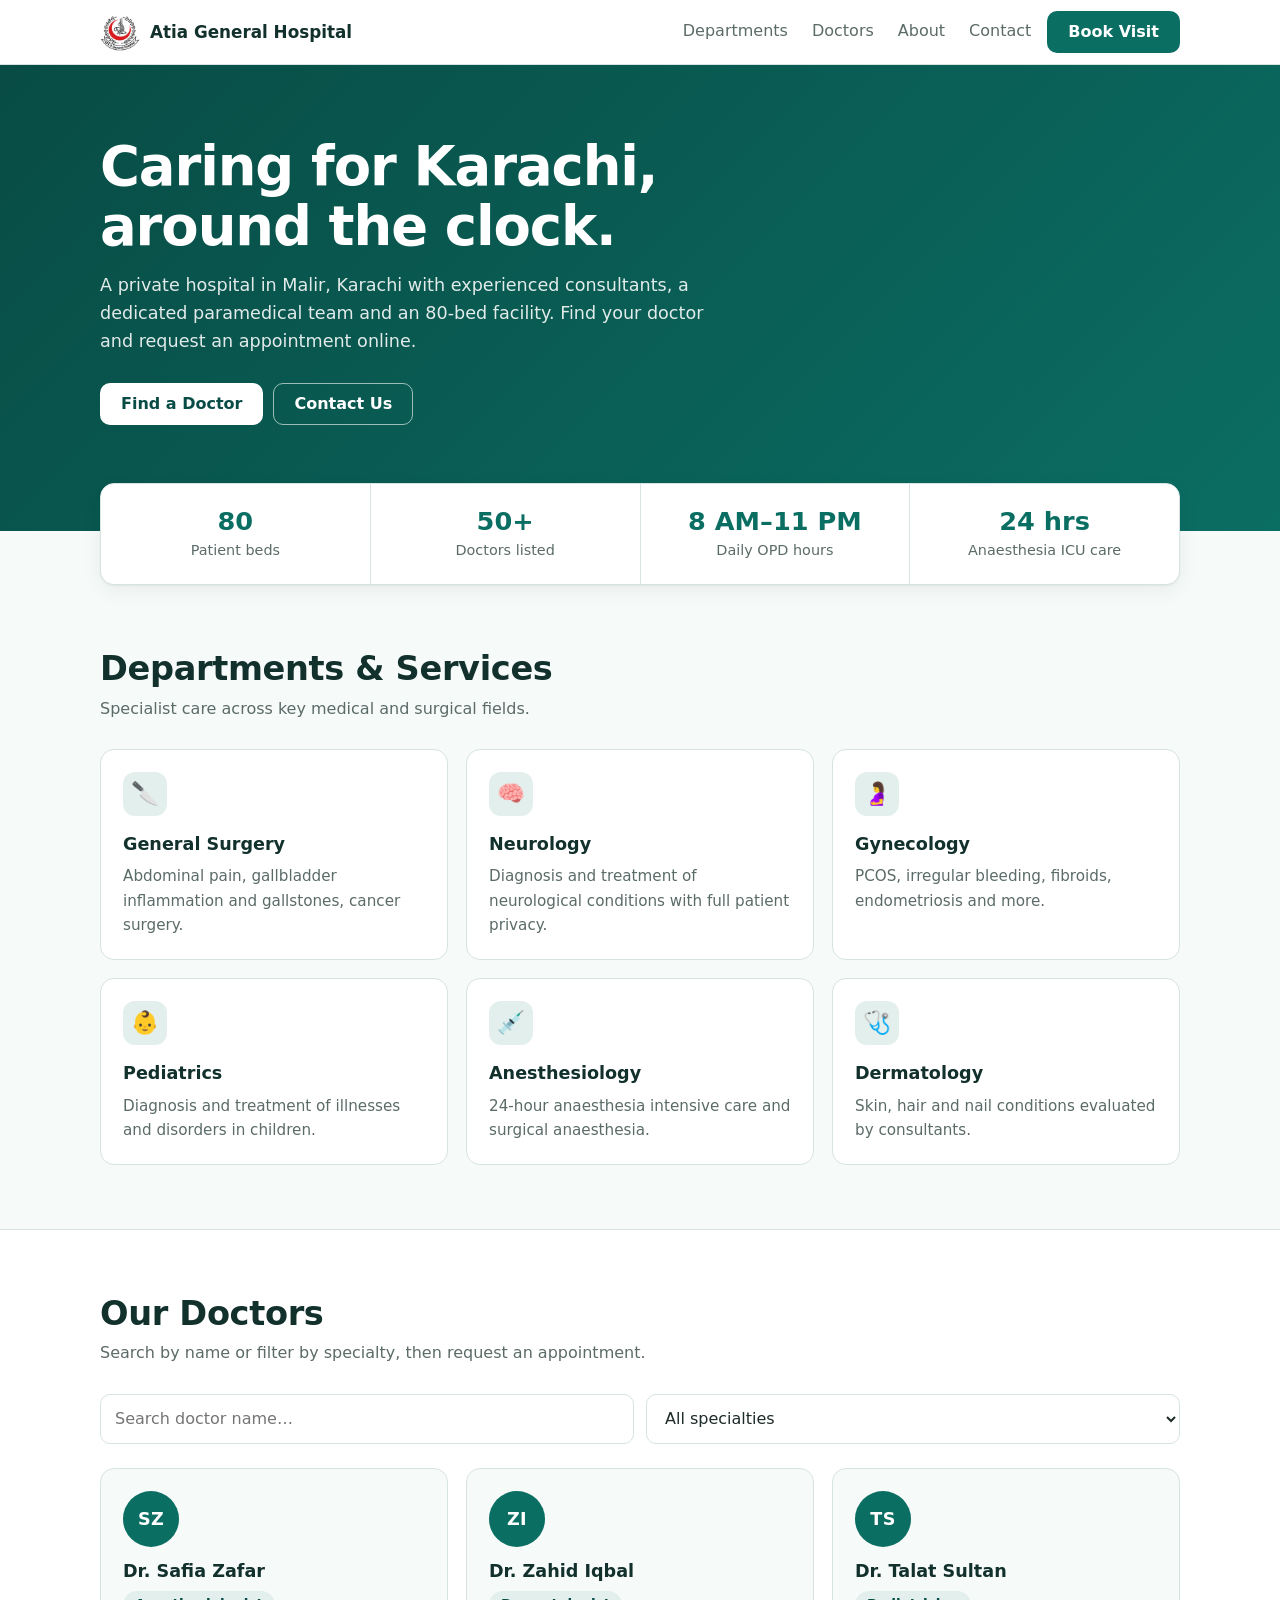
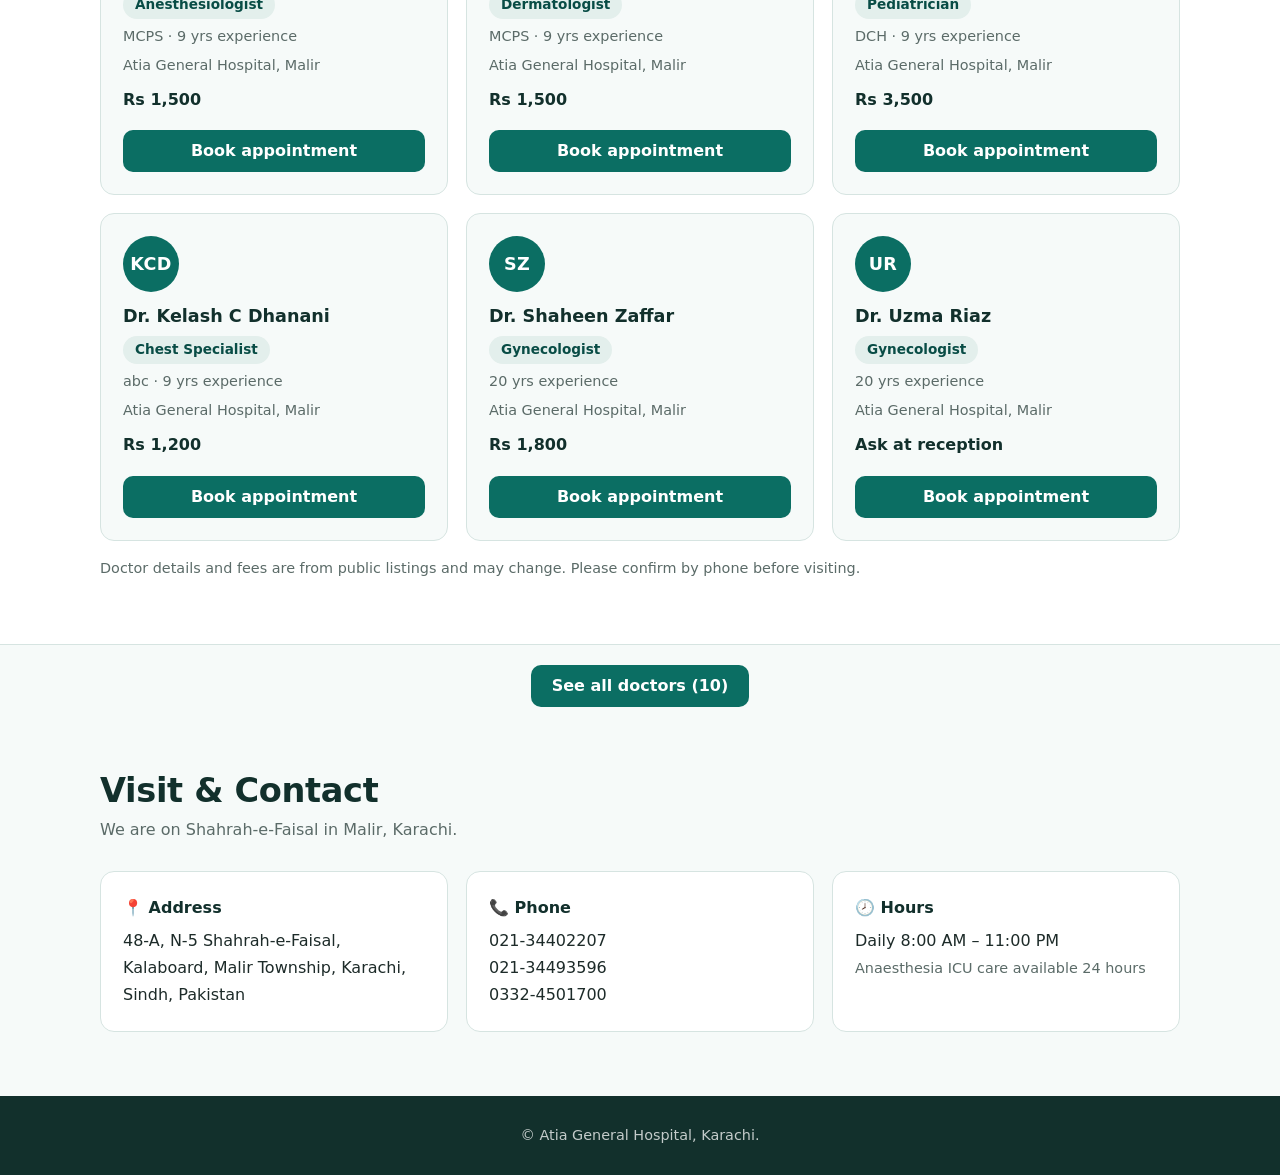
<file: index.html>
<!DOCTYPE html>
<html lang="en">

<head>
  <meta charset="utf-8">
  <meta name="viewport" content="width=device-width, initial-scale=1, viewport-fit=cover">
  <title>Atia General Hospital – Karachi</title>
  <link rel="stylesheet" href="style.css">


  <style>

  </style>
</head>

<body>
  <header>
    <div class="wrap">
      <nav>
        <div class="logo"><img src="images (1).jpg" alt="Atia General Hospital logo"> Atia General Hospital</div>
        <div class="links">
          <a class="l" href="#departments">Departments</a>
          <a class="l" href="#doctors">Doctors</a>
          <a class="l" href="about.html">About</a>
          <a class="l" href="#contact">Contact</a></div>
        <a class="btn p" href="#doctors">Book Visit</a>
      </nav>
    </div>
  </header>

  <div class="hero">
    <div class="wrap">
      <h1>Caring for Karachi, around the clock.</h1>
      <p>A private hospital in Malir, Karachi with experienced consultants, a dedicated paramedical team and an 80-bed
        facility. Find your doctor and request an appointment online.</p>
      <a class="btn" href="#doctors">Find a Doctor</a><a class="btn o" href="#contact">Contact Us</a>
    </div>
  </div>

  <div class="wrap">
    <div class="stats">
      <div class="stat"><b>80</b><small>Patient beds</small></div>
      <div class="stat"><b>50+</b><small>Doctors listed</small></div>
      <div class="stat"><b>8 AM–11 PM</b><small>Daily OPD hours</small></div>
      <div class="stat"><b>24 hrs</b><small>Anaesthesia ICU care</small></div>
    </div>
  </div>

  <section id="departments">
    <div class="wrap">
      <h2>Departments &amp; Services</h2>
      <p class="sub">Specialist care across key medical and surgical fields.</p>
      <div class="grid">
        <div class="card">
          <div class="ico">🔪</div>
          <h3>General Surgery</h3>
          <p>Abdominal pain, gallbladder inflammation and gallstones, cancer surgery.</p>
        </div>
        <div class="card">
          <div class="ico">🧠</div>
          <h3>Neurology</h3>
          <p>Diagnosis and treatment of neurological conditions with full patient privacy.</p>
        </div>
        <div class="card">
          <div class="ico">🤰</div>
          <h3>Gynecology</h3>
          <p>PCOS, irregular bleeding, fibroids, endometriosis and more.</p>
        </div>
        <div class="card">
          <div class="ico">👶</div>
          <h3>Pediatrics</h3>
          <p>Diagnosis and treatment of illnesses and disorders in children.</p>
        </div>
        <div class="card">
          <div class="ico">💉</div>
          <h3>Anesthesiology</h3>
          <p>24-hour anaesthesia intensive care and surgical anaesthesia.</p>
        </div>
        <div class="card">
          <div class="ico">🩺</div>
          <h3>Dermatology</h3>
          <p>Skin, hair and nail conditions evaluated by consultants.</p>
        </div>
      </div>
    </div>
  </section>

  <section id="doctors">
    <div class="wrap">
      <h2>Our Doctors</h2>
      <p class="sub">Search by name or filter by specialty, then request an appointment.</p>
      <div class="tools">
        <input id="q" type="search" placeholder="Search doctor name…" aria-label="Search doctors">
        <select id="sp" aria-label="Specialty">
          <option value="">All specialties</option>
        </select>
      </div>
      <div class="grid" id="list"></div>
      <p class="meta" id="empty" hidden>No doctors match your search.</p>
      <p class="meta" style="margin-top:16px">Doctor details and fees are from public listings and may change. Please
        confirm by phone before visiting.</p>
    </div>
  </section>

  <div class="grid" id="list"></div>
  <div style="text-align:center;margin-top:20px">
    <button class="btn p" id="more" style="display:none">See all doctors</button>
  </div>
  <p class="meta" id="empty" hidden>No doctors match your search.</p>

  <section id="contact">
    <div class="wrap">
      <h2>Visit &amp; Contact</h2>
      <p class="sub">We are on Shahrah-e-Faisal in Malir, Karachi.</p>
      <div class="contact">
        <div class="card"><b>📍 Address</b>48-A, N-5 Shahrah-e-Faisal, Kalaboard, Malir Township, Karachi, Sindh,
          Pakistan</div>
        <div class="card"><b>📞 Phone</b>021-34402207<br>021-34493596<br>0332-4501700</div>
        <div class="card"><b>🕗 Hours</b>Daily 8:00 AM – 11:00 PM<br><span class="meta">Anaesthesia ICU care available
            24 hours</span></div>
      </div>
    </div>
  </section>

  <footer>
    <div class="wrap" style="text-align:center">© Atia General Hospital, Karachi. </div>
  </footer>

  <dialog id="dlg">
    <h3 style="margin:0">Request appointment</h3>
    <p class="meta" id="dn" style="margin:4px 0 0"></p>
    <label for="pn">Patient name</label><input id="pn">
    <label for="ph">Phone number</label><input id="ph" type="tel">
    <label for="dt">Preferred date</label><input id="dt" type="date">
    <label for="nt">Reason (optional)</label><textarea id="nt" rows="2"></textarea>
    <div id="msg"></div>
    <div class="row"><button class="btn" style="background:var(--accent);color:var(--text)"
        id="cx">Close</button><button class="btn p" id="go">Send request</button></div>
  </dialog>

  <script>

    const SCRIPT_URL = "https://script.google.com/macros/s/AKfycbxMeIXXvj-MOlw2ulPCdvy0P2zlyU98nlQf5tRPNfMIjpS_7H-1Go3wyBC6zDM1mm8Rkw/exec";
    const DOCS = [
      { n: "Dr. Safia Zafar", s: "Anesthesiologist", q: "MCPS", y: 9, f: "Rs 1,500" },
      { n: "Dr. Zahid Iqbal", s: "Dermatologist", q: "MCPS", y: 9, f: "Rs 1,500" },
      { n: "Dr. Talat Sultan", s: "Pediatrician", q: "DCH", y: 9, f: "Rs 3,500" },
      { n: "Dr. Kelash C Dhanani", s: "Chest Specialist", q: "abc", y: 9, f: "Rs 1,200" },
      { n: "Dr. Shaheen Zaffar", s: "Gynecologist", q: "", y: 20, f: "Rs 1,800" },
      { n: "Dr. Uzma Riaz", s: "Gynecologist", q: "", y: 20, f: "Ask at reception" },
      { n: "Dr. Muhammd Kamran", s: "Pediatrician", q: "", y: 10, f: "Ask at reception" },
      { n: "Dr. Najam Zameer", s: "General Physician", q: "", y: 10, f: "1000" },
      { n: "Dr. Tanveer", s: "General Surgeon", q: "", y: 10, f: "1500" },
      { n: "Dr. Kinza", s: "Dermatologist", q: "", y: 10, f: "1800" }

    ];
    const $ = id => document.getElementById(id);
    const sel = $("sp");
    [...new Set(DOCS.map(d => d.s))].sort().forEach(s => sel.add(new Option(s, s)));
    const LIMIT = 6;       // how many doctors to show at first
    let showAll = false;

    function render() {
      const q = $("q").value.trim().toLowerCase(), s = sel.value;
      const r = DOCS.filter(d => (!s || d.s === s) && d.n.toLowerCase().includes(q));
      const filtering = q || s;                       // user is searching/filtering
      const shown = (showAll || filtering) ? r : r.slice(0, LIMIT);

      $("empty").hidden = r.length > 0;
      $("list").innerHTML = shown.map(d => {
        const i = d.n.replace("Dr. ", "").split(" ").map(w => w[0]).join("");
        return `<div class="card doc">
      <div class="av">${i}</div>
      <h3>${d.n}</h3>
      <span class="tag">${d.s}</span>
      <div class="meta">${d.q ? d.q + " · " : ""}${d.y ? d.y + " yr" + (d.y > 1 ? "s" : "") + " experience" : "Experience not listed"}</div>
      <div class="meta">Atia General Hospital, Malir</div><div class="fee">${d.f}</div>
      <button class="btn p" data-n="${d.n}">Book appointment</button></div>`;
      }).join("");

      const more = $("more");
      more.style.display = (!filtering && r.length > LIMIT) ? "inline-block" : "none";
      more.textContent = showAll ? "Show less" : "See all doctors (" + r.length + ")";
    }

    $("more").onclick = () => { showAll = !showAll; render(); };
    $("q").oninput = render; sel.onchange = render; render();
    const dlg = $("dlg");
    const FORM_HTML = dlg.innerHTML;
    let cur = "", busy = false;
    const esc = s => String(s).replace(/[&<>"']/g, c => ({ '&': '&amp;', '<': '&lt;', '>': '&gt;', '"': '&quot;', "'": '&#39;' }[c]));
    const booked = () => { try { return JSON.parse(localStorage.getItem("atia_booked") || "[]"); } catch (e) { return []; } };
    const remember = k => { try { localStorage.setItem("atia_booked", JSON.stringify([...booked(), k])); } catch (e) { } };
    const keyOf = (phone, doc, name) => phone.replace(/\D/g, "") + "|" + doc + "|" + name.toLowerCase().replace(/\s+/g, " ").trim();
    const showMsg = (html, err) => { $("msg").innerHTML = '<div class="ok"' + (err ? ' style="color:#c0392b"' : '') + '>' + html + '</div>'; };

    $("list").onclick = e => {
      const b = e.target.closest("button"); if (!b) return;
      dlg.innerHTML = FORM_HTML; cur = b.dataset.n;
      $("dn").textContent = "with " + cur;
      $("dt").min = new Date().toISOString().slice(0, 10);
      dlg.showModal();
    };

    function thanks(d) {
      dlg.innerHTML = '<h3 style="margin:0">Thank you, ' + esc(d.name) + '!</h3>' +
        '<p class="meta">Your appointment request with <b>' + esc(d.doctor) + '</b>' +
        (d.date ? ' for <b>' + esc(d.date) + '</b>' : '') +
        ' has been received. The hospital will call you on ' + esc(d.phone) + ' to confirm.</p>' +
        '<div class="row"><button class="btn p" data-close>Close</button></div>';
    }

    dlg.addEventListener("click", async e => {
      const t = e.target;
      if (t.id === "cx" || t.hasAttribute("data-close")) { dlg.close(); return; }
      if (t.id !== "go" || busy) return;

      const data = {
        doctor: cur, name: $("pn").value.trim(), phone: $("ph").value.trim(),
        date: $("dt").value, reason: $("nt").value.trim()
      };
      if (!data.name || !data.phone) { showMsg("Please enter your name and phone.", true); return; }

      const k = keyOf(data.phone, cur, data.name);
      if (booked().includes(k)) { showMsg("This patient has already requested an appointment with " + esc(cur) + ".", true); return; }

      busy = true; t.disabled = true; t.textContent = "Sending…";
      try {
        const res = await fetch(SCRIPT_URL, { method: "POST", body: JSON.stringify(data) });
        const out = await res.json();
        if (out.ok) { remember(k); thanks(data); }
        else if (out.error === "duplicate") showMsg("This phone number already has a request with " + esc(cur) + ". Please call the hospital to change it.", true);
        else throw new Error(out.error);
      } catch (err) {
        showMsg("Could not send your request. Please call the hospital.", true);
      } finally {
        busy = false;
        if (t.isConnected) { t.disabled = false; t.textContent = "Send request"; }
      }
    });
  </script>
</body>

</html>
</file>
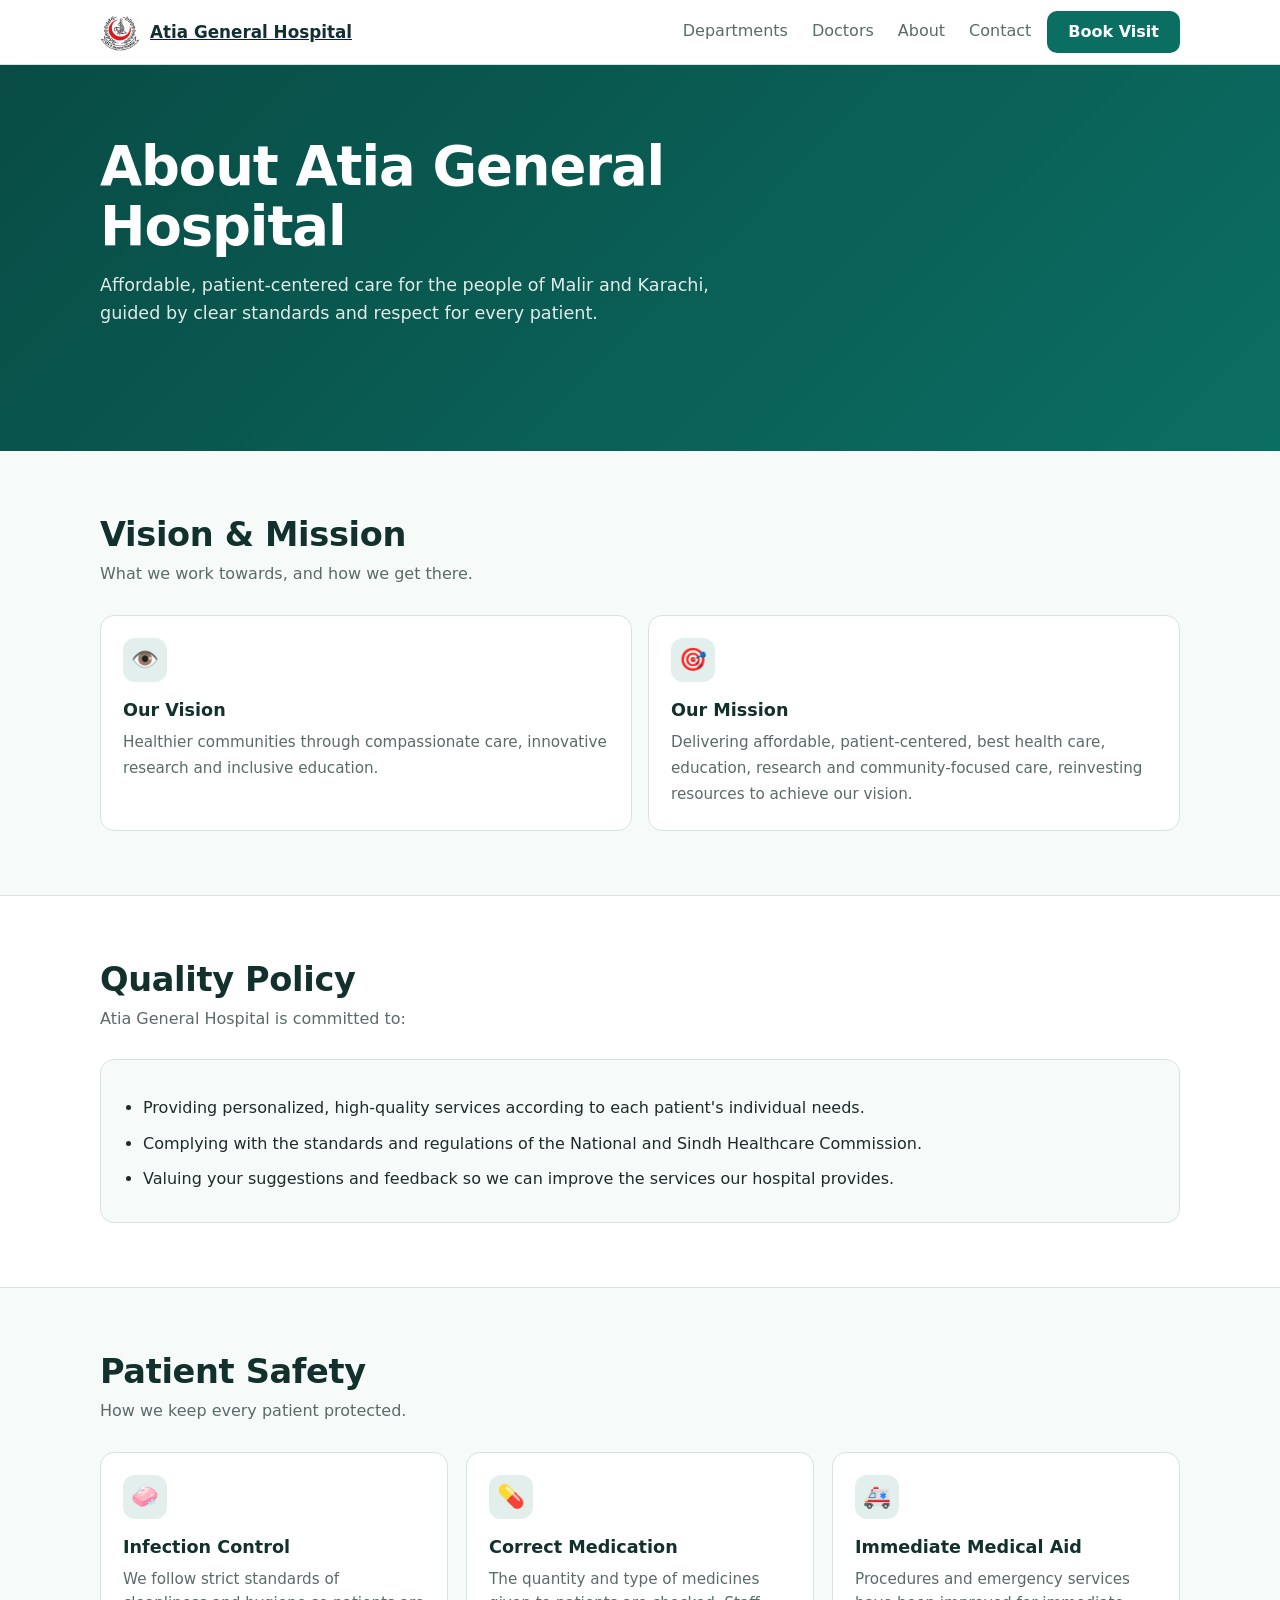
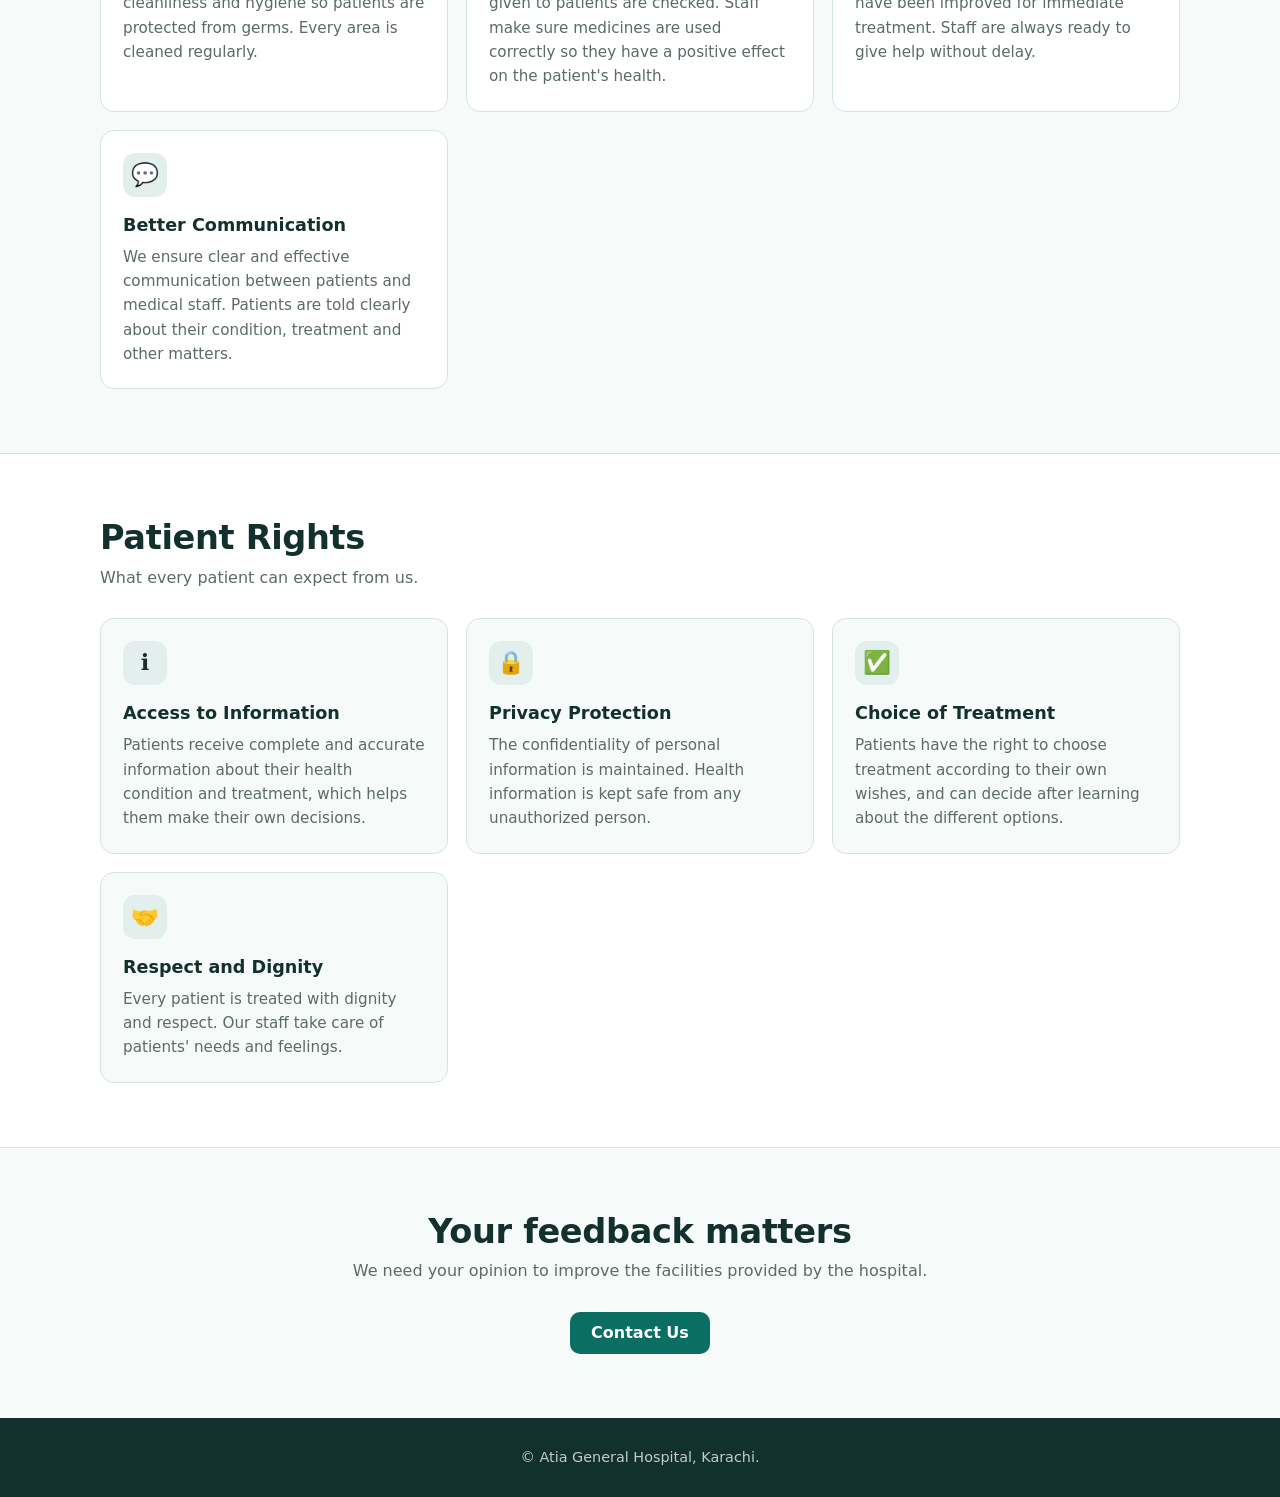
<file: about.html>
<!DOCTYPE html>
<html lang="en">

<head>
  <meta charset="utf-8">
  <meta name="viewport" content="width=device-width, initial-scale=1, viewport-fit=cover">
  <title>About Us – Atia General Hospital, Karachi</title>
  <link rel="stylesheet" href="style.css">
  <style>
    .two { display: grid; grid-template-columns: repeat(auto-fit, minmax(260px, 1fr)); gap: 16px; }
    .big { font-size: 1.05rem; line-height: 1.7; margin: 8px 0 0; }
    .list { margin: 12px 0 0; padding-left: 20px; line-height: 1.7; }
    .list li { margin-bottom: 8px; }
    .pt h3 { margin: 0 0 6px; }
    .pt p { margin: 0; }
  </style>
</head>

<body>
  <header>
    <div class="wrap">
      <nav>
        <a href="index.html" style="cursor: auto;"><div class="logo"><img src="images (1).jpg" alt="Atia General Hospital logo"> Atia General Hospital</div></a>
        <div class="links">
          <a class="l" href="index.html#departments">Departments</a>
          <a class="l" href="index.html#doctors">Doctors</a>
          <a class="l" href="about.html">About</a>
          <a class="l" href="index.html#contact">Contact</a>
        </div>
        <a class="btn p" href="index.html#doctors">Book Visit</a>
      </nav>
    </div>
  </header>

  <div class="hero">
    <div class="wrap">
      <h1>About Atia General Hospital</h1>
      <p>Affordable, patient-centered care for the people of Malir and Karachi, guided by clear standards and respect for every patient.</p>
    </div>
  </div>

  <section id="vision">
    <div class="wrap">
      <h2>Vision &amp; Mission</h2>
      <p class="sub">What we work towards, and how we get there.</p>
      <div class="two">
        <div class="card">
          <div class="ico">👁️</div>
          <h3>Our Vision</h3>
          <p class="big">Healthier communities through compassionate care, innovative research and inclusive education.</p>
        </div>
        <div class="card">
          <div class="ico">🎯</div>
          <h3>Our Mission</h3>
          <p class="big">Delivering affordable, patient-centered, best health care, education, research and community-focused care, reinvesting resources to achieve our vision.</p>
        </div>
      </div>
    </div>
  </section>

  <section id="quality">
    <div class="wrap">
      <h2>Quality Policy</h2>
      <p class="sub">Atia General Hospital is committed to:</p>
      <div class="card">
        <ul class="list">
          <li>Providing personalized, high-quality services according to each patient's individual needs.</li>
          <li>Complying with the standards and regulations of the National and Sindh Healthcare Commission.</li>
          <li>Valuing your suggestions and feedback so we can improve the services our hospital provides.</li>
        </ul>
      </div>
    </div>
  </section>

  <section id="safety">
    <div class="wrap">
      <h2>Patient Safety</h2>
      <p class="sub">How we keep every patient protected.</p>
      <div class="grid">
        <div class="card pt">
          <div class="ico">🧼</div>
          <h3>Infection Control</h3>
          <p>We follow strict standards of cleanliness and hygiene so patients are protected from germs. Every area is cleaned regularly.</p>
        </div>
        <div class="card pt">
          <div class="ico">💊</div>
          <h3>Correct Medication</h3>
          <p>The quantity and type of medicines given to patients are checked. Staff make sure medicines are used correctly so they have a positive effect on the patient's health.</p>
        </div>
        <div class="card pt">
          <div class="ico">🚑</div>
          <h3>Immediate Medical Aid</h3>
          <p>Procedures and emergency services have been improved for immediate treatment. Staff are always ready to give help without delay.</p>
        </div>
        <div class="card pt">
          <div class="ico">💬</div>
          <h3>Better Communication</h3>
          <p>We ensure clear and effective communication between patients and medical staff. Patients are told clearly about their condition, treatment and other matters.</p>
        </div>
      </div>
    </div>
  </section>

  <section id="rights">
    <div class="wrap">
      <h2>Patient Rights</h2>
      <p class="sub">What every patient can expect from us.</p>
      <div class="grid">
        <div class="card pt">
          <div class="ico">ℹ️</div>
          <h3>Access to Information</h3>
          <p>Patients receive complete and accurate information about their health condition and treatment, which helps them make their own decisions.</p>
        </div>
        <div class="card pt">
          <div class="ico">🔒</div>
          <h3>Privacy Protection</h3>
          <p>The confidentiality of personal information is maintained. Health information is kept safe from any unauthorized person.</p>
        </div>
        <div class="card pt">
          <div class="ico">✅</div>
          <h3>Choice of Treatment</h3>
          <p>Patients have the right to choose treatment according to their own wishes, and can decide after learning about the different options.</p>
        </div>
        <div class="card pt">
          <div class="ico">🤝</div>
          <h3>Respect and Dignity</h3>
          <p>Every patient is treated with dignity and respect. Our staff take care of patients' needs and feelings.</p>
        </div>
      </div>
    </div>
  </section>

  <section id="feedback">
    <div class="wrap" style="text-align:center">
      <h2>Your feedback matters</h2>
      <p class="sub">We need your opinion to improve the facilities provided by the hospital.</p>
      <a class="btn p" href="index.html#contact">Contact Us</a>
    </div>
  </section>

  <footer>
    <div class="wrap" style="text-align:center">© Atia General Hospital, Karachi. </div>
  </footer>
</body>

</html>
</file>
<file: style.css>
/* Atia General Hospital – style.css */

:root {
  --primary: #0b6e63;
  --primary-dark: #084c45;
  --ink: #12302c;
  --text: #1d2b29;
  --muted: #5b6b68;
  --accent: #e3efec;
  --bg: #f6faf9;
  --surface: #ffffff;
  --line: #d6e4e1;
  --danger: #c0392b;
  --radius: 14px;
  --shadow: 0 1px 2px rgba(18, 48, 44, .06), 0 6px 20px rgba(18, 48, 44, .06);
}

*,
*::before,
*::after {
  box-sizing: border-box;
}

html {
  scroll-behavior: smooth;
  scroll-padding-top: 76px;
}

body {
  margin: 0;
  font-family: "Segoe UI", system-ui, -apple-system, "Helvetica Neue", Arial, sans-serif;
  font-size: 16px;
  line-height: 1.6;
  color: var(--text);
  background: var(--bg);
  padding-bottom: env(safe-area-inset-bottom, 0px);
}

img {
  max-width: 100%;
  display: block;
}

[hidden] {
  display: none !important;
}

.wrap {
  width: 100%;
  max-width: 1120px;
  margin: 0 auto;
  padding: 0 20px;
}

/* ---------- Header ---------- */
header {
  position: sticky;
  top: 0;
  z-index: 20;
  background: var(--surface);
  border-bottom: 1px solid var(--line);
  padding-top: env(safe-area-inset-top, 0px);
}

nav {
  display: flex;
  align-items: center;
  justify-content: space-between;
  gap: 16px;
  min-height: 64px;
}

.logo {
  display: flex;
  align-items: center;
  gap: 10px;
  font-weight: 700;
  font-size: 1.05rem;
  color: var(--ink);
  white-space: nowrap;
}

.logo img {
  width: 40px;
  height: 40px;
  border-radius: 8px;
  object-fit: cover;
}

.links {
  display: flex;
  gap: 24px;
  margin-left: auto;
}

a.l {
  color: var(--muted);
  text-decoration: none;
  font-weight: 500;
  padding: 6px 0;
  border-bottom: 2px solid transparent;
}

a.l:hover {
  color: var(--primary);
  border-bottom-color: var(--primary);
}

/* ---------- Buttons ---------- */
.btn {
  display: inline-block;
  font: inherit;
  font-weight: 600;
  line-height: 1;
  padding: 12px 20px;
  border: 1.5px solid transparent;
  border-radius: 10px;
  background: var(--surface);
  color: var(--primary-dark);
  text-decoration: none;
  cursor: pointer;
  transition: background .15s, color .15s, border-color .15s;
}

.btn:hover {
  background: var(--accent);
}

.btn.p {
  background: var(--primary);
  color: #fff;
}

.btn.p:hover {
  background: var(--primary-dark);
}

.btn.o {
  background: transparent;
  color: #fff;
  border-color: rgba(255, 255, 255, .6);
}

.btn.o:hover {
  background: rgba(255, 255, 255, .12);
}

.btn:disabled {
  opacity: .6;
  cursor: progress;
}

:focus-visible {
  outline: 3px solid #f2b705;
  outline-offset: 2px;
}

/* ---------- Hero ---------- */
.hero {
  background: linear-gradient(135deg, var(--primary-dark), var(--primary));
  color: #fff;
  padding: 72px 0 96px;
}

.hero h1 {
  margin: 0 0 14px;
  max-width: 16ch;
  font-size: clamp(2rem, 5vw, 3.4rem);
  line-height: 1.1;
  letter-spacing: -.02em;
}

.hero p {
  max-width: 56ch;
  margin: 0 0 28px;
  font-size: 1.1rem;
  color: rgba(255, 255, 255, .88);
}

.hero .btn {
  margin: 0 10px 10px 0;
}

/* ---------- Stats ---------- */
.stats {
  display: grid;
  grid-template-columns: repeat(4, 1fr);
  gap: 1px;
  margin-top: -48px;
  position: relative;
  background: var(--line);
  border: 1px solid var(--line);
  border-radius: var(--radius);
  overflow: hidden;
  box-shadow: var(--shadow);
}

.stat {
  background: var(--surface);
  padding: 22px 18px;
  text-align: center;
}

.stat b {
  display: block;
  font-size: 1.6rem;
  line-height: 1.2;
  color: var(--primary);
}

.stat small {
  color: var(--muted);
  font-size: .9rem;
}

/* ---------- Sections ---------- */
section {
  padding: 64px 0;
}

section:nth-of-type(even) {
  background: var(--surface);
  border-block: 1px solid var(--line);
}

h2 {
  margin: 0 0 6px;
  font-size: clamp(1.6rem, 3vw, 2.1rem);
  line-height: 1.2;
  letter-spacing: -.01em;
  color: var(--ink);
}

.sub {
  margin: 0 0 28px;
  color: var(--muted);
}

.grid {
  display: grid;
  grid-template-columns: repeat(auto-fill, minmax(260px, 1fr));
  gap: 18px;
}

.card {
  background: var(--surface);
  border: 1px solid var(--line);
  border-radius: var(--radius);
  padding: 22px;
}

section:nth-of-type(even) .card {
  background: var(--bg);
}

.card h3 {
  margin: 0 0 6px;
  font-size: 1.1rem;
  color: var(--ink);
}

.card p {
  margin: 0;
  color: var(--muted);
  font-size: .95rem;
}

.ico {
  width: 44px;
  height: 44px;
  display: grid;
  place-items: center;
  margin-bottom: 14px;
  font-size: 1.4rem;
  background: var(--accent);
  border-radius: 12px;
}

/* ---------- Doctors ---------- */
.tools {
  display: flex;
  flex-wrap: wrap;
  gap: 12px;
  margin-bottom: 24px;
}

.tools input,
.tools select {
  flex: 1 1 240px;
}

input,
select,
textarea {
  width: 100%;
  font: inherit;
  color: var(--text);
  background: var(--surface);
  border: 1.5px solid var(--line);
  border-radius: 10px;
  padding: 11px 14px;
}

input:focus,
select:focus,
textarea:focus {
  outline: none;
  border-color: var(--primary);
  box-shadow: 0 0 0 3px rgba(11, 110, 99, .18);
}

.doc {
  display: flex;
  flex-direction: column;
  align-items: flex-start;
  gap: 6px;
}

.doc h3 {
  margin: 4px 0 0;
}

.av {
  width: 56px;
  height: 56px;
  display: grid;
  place-items: center;
  border-radius: 50%;
  background: var(--primary);
  color: #fff;
  font-weight: 700;
  font-size: 1.1rem;
  letter-spacing: .02em;
}

.tag {
  display: inline-block;
  padding: 3px 12px;
  border-radius: 999px;
  background: var(--accent);
  color: var(--primary-dark);
  font-size: .85rem;
  font-weight: 600;
}

.meta {
  margin: 0;
  color: var(--muted);
  font-size: .9rem;
}

.fee {
  margin-top: 4px;
  font-weight: 700;
  color: var(--ink);
}

.doc .btn {
  margin-top: auto;
  align-self: stretch;
  text-align: center;
}

.doc .fee+.btn {
  margin-top: 12px;
}

/* ---------- Contact ---------- */
.contact {
  display: grid;
  grid-template-columns: repeat(auto-fit, minmax(240px, 1fr));
  gap: 18px;
}

.contact .card {
  line-height: 1.7;
}

.contact .card b {
  display: block;
  margin-bottom: 6px;
  color: var(--ink);
}

/* ---------- Footer ---------- */
footer {
  padding: 28px 0;
  background: var(--ink);
  color: rgba(255, 255, 255, .75);
  font-size: .9rem;
}

/* ---------- Appointment dialog ---------- */
dialog {
  width: min(440px, calc(100% - 32px));
  padding: 24px;
  border: 0;
  border-radius: var(--radius);
  background: var(--surface);
  color: var(--text);
  box-shadow: 0 20px 60px rgba(0, 0, 0, .3);
}

dialog::backdrop {
  background: rgba(10, 30, 28, .55);
}

dialog[open] {
  animation: pop .18s ease-out;
}

@keyframes pop {
  from {
    opacity: 0;
    transform: translateY(8px) scale(.98);
  }

  to {
    opacity: 1;
    transform: none;
  }
}

dialog label {
  display: block;
  margin: 14px 0 5px;
  font-size: .9rem;
  font-weight: 600;
  color: var(--ink);
}

dialog textarea {
  resize: vertical;
}

#msg {
  margin-top: 12px;
}

.ok {
  padding: 10px 12px;
  border-radius: 8px;
  background: var(--accent);
  color: var(--primary-dark);
  font-size: .92rem;
}

.row {
  display: flex;
  justify-content: flex-end;
  gap: 10px;
  margin-top: 20px;
}

/* ---------- Responsive ---------- */
@media (max-width: 820px) {
  .stats {
    grid-template-columns: repeat(2, 1fr);
  }
}

@media (max-width: 640px) {
  .links {
    display: none;
  }

  nav {
    justify-content: space-between;
  }

  .logo {
    font-size: .95rem;
  }

  .hero {
    padding: 48px 0 80px;
  }

  section {
    padding: 48px 0;
  }

  .row {
    flex-direction: column-reverse;
  }

  .row .btn {
    width: 100%;
  }
}

@media (prefers-reduced-motion: reduce) {
  html {
    scroll-behavior: auto;
  }

  dialog[open] {
    animation: none;
  }

  .btn {
    transition: none;
  }
}
</file>
